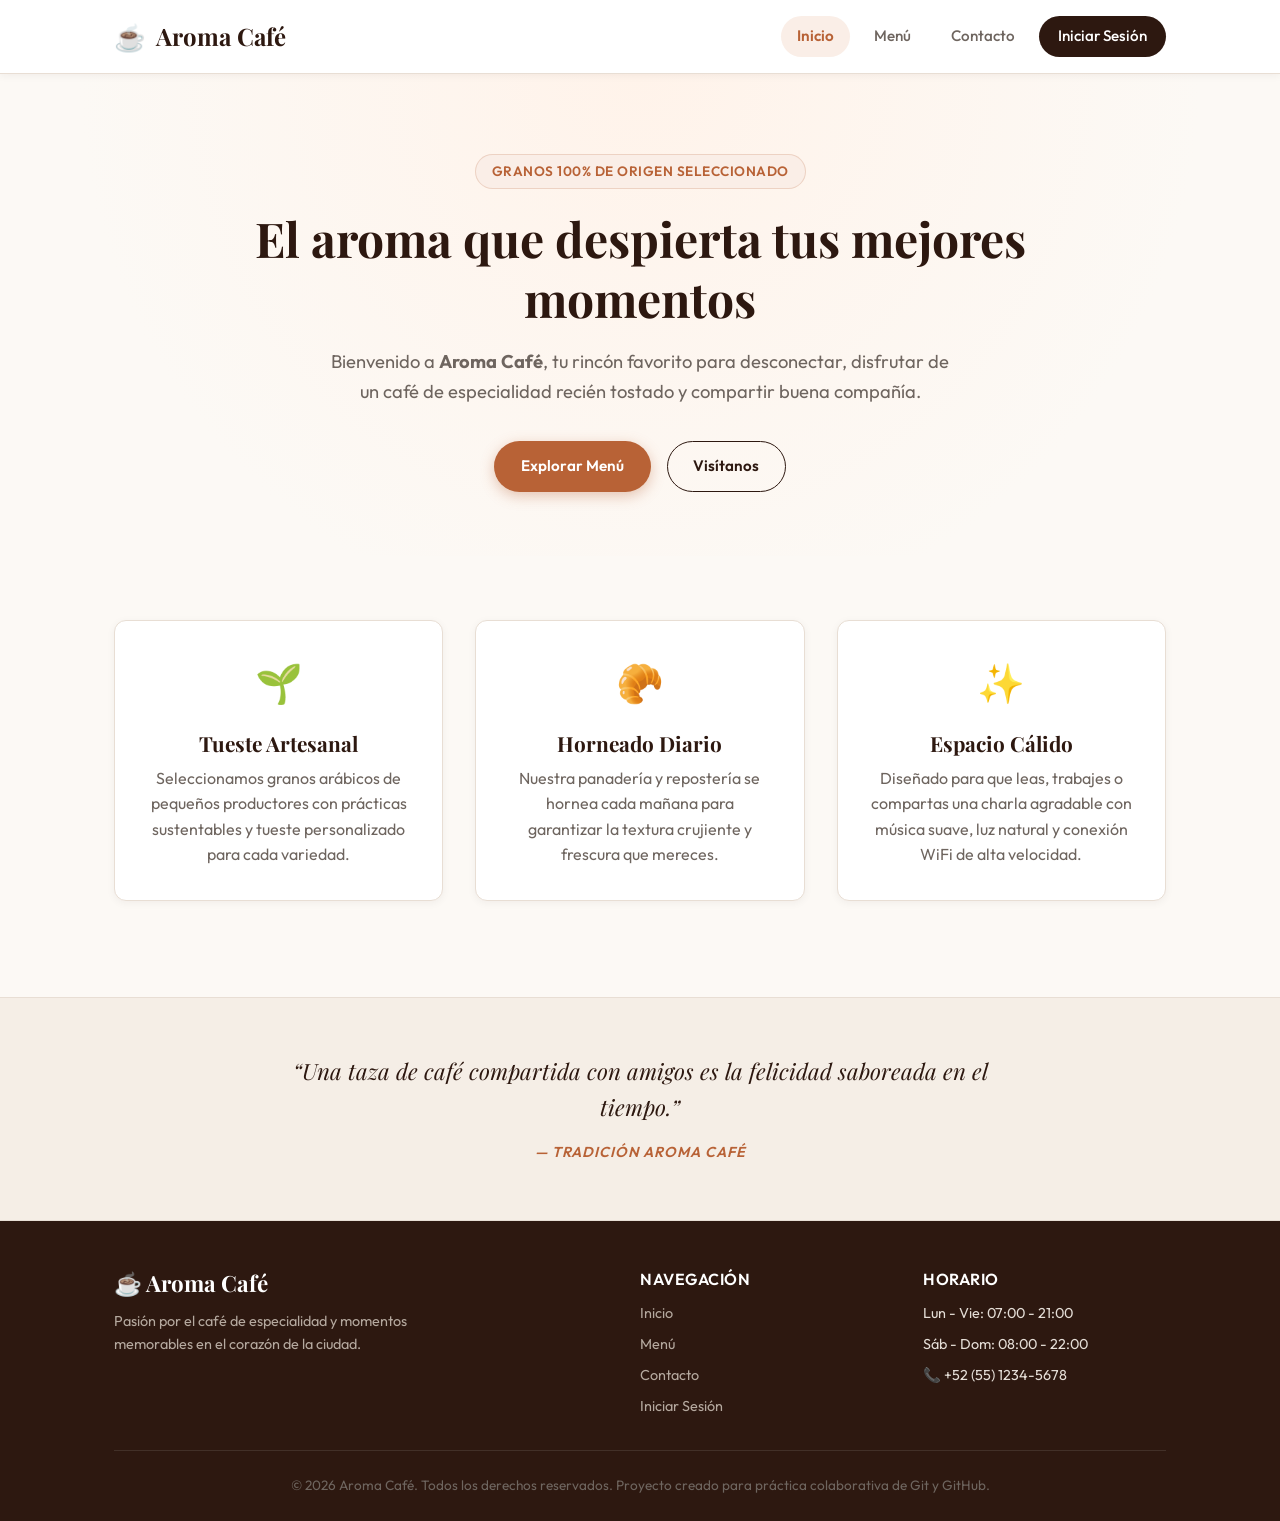
<file: index.html>
<!DOCTYPE html>
<html lang="es">
<head>
  <meta charset="UTF-8">
  <meta name="viewport" content="width=device-width, initial-scale=1.0">
  <meta name="description" content="Aroma Café - Pasión en cada taza. Café de especialidad, repostería artesanal y el mejor ambiente.">
  <title>Aroma Café | Inicio</title>
  <link rel="stylesheet" href="css/styles.css">
</head>
<body>

  <!-- Encabezado y Navegación -->
  <header class="site-header">
    <div class="container">
      <a href="index.html" class="brand" id="brand-logo">
        <span class="brand-icon">☕</span>
        <span>Aroma Café</span>
      </a>
      <nav>
        <ul class="main-nav">
          <li><a href="index.html" class="nav-link active" id="nav-home">Inicio</a></li>
          <li><a href="pages/menu.html" class="nav-link" id="nav-menu">Menú</a></li>
          <li><a href="pages/contact.html" class="nav-link" id="nav-contact">Contacto</a></li>
          <li><a href="pages/login.html" class="nav-link btn-nav" id="nav-login">Iniciar Sesión</a></li>
        </ul>
      </nav>
    </div>
  </header>

  <!-- Sección Principal (Hero) -->
  <main>
    <section class="hero">
      <div class="container">
        <span class="hero-badge">Granos 100% de Origen Seleccionado</span>
        <h1 class="hero-title">El aroma que despierta tus mejores momentos</h1>
        <p class="hero-subtitle">
          Bienvenido a <strong>Aroma Café</strong>, tu rincón favorito para desconectar, disfrutar de un café de especialidad recién tostado y compartir buena compañía.
        </p>
        <div class="hero-actions">
          <a href="pages/menu.html" class="btn btn-primary" id="hero-btn-menu">Explorar Menú</a>
          <a href="pages/contact.html" class="btn btn-secondary" id="hero-btn-contact">Visítanos</a>
        </div>
      </div>
    </section>

    <!-- Características Destacadas -->
    <section class="features">
      <div class="container">
        <div class="features-grid">
          <article class="feature-card">
            <span class="feature-icon">🌱</span>
            <h3>Tueste Artesanal</h3>
            <p>Seleccionamos granos arábicos de pequeños productores con prácticas sustentables y tueste personalizado para cada variedad.</p>
          </article>

          <article class="feature-card">
            <span class="feature-icon">🥐</span>
            <h3>Horneado Diario</h3>
            <p>Nuestra panadería y repostería se hornea cada mañana para garantizar la textura crujiente y frescura que mereces.</p>
          </article>

          <article class="feature-card">
            <span class="feature-icon">✨</span>
            <h3>Espacio Cálido</h3>
            <p>Diseñado para que leas, trabajes o compartas una charla agradable con música suave, luz natural y conexión WiFi de alta velocidad.</p>
          </article>
        </div>
      </div>
    </section>

    <!-- Cita / Filosofía -->
    <section class="quote-banner">
      <div class="container">
        <blockquote>
          “Una taza de café compartida con amigos es la felicidad saboreada en el tiempo.”
        </blockquote>
        <cite>— Tradición Aroma Café</cite>
      </div>
    </section>
  </main>

  <!-- Pie de Página -->
  <footer class="site-footer">
    <div class="container">
      <div class="footer-grid">
        <div class="footer-brand">
          <h3>☕ Aroma Café</h3>
          <p>Pasión por el café de especialidad y momentos memorables en el corazón de la ciudad.</p>
        </div>
        <div class="footer-col">
          <h4>Navegación</h4>
          <ul class="footer-links">
            <li><a href="index.html">Inicio</a></li>
            <li><a href="pages/menu.html">Menú</a></li>
            <li><a href="pages/contact.html">Contacto</a></li>
            <li><a href="pages/login.html">Iniciar Sesión</a></li>
          </ul>
        </div>
        <div class="footer-col">
          <h4>Horario</h4>
          <ul class="footer-links">
            <li>Lun - Vie: 07:00 - 21:00</li>
            <li>Sáb - Dom: 08:00 - 22:00</li>
            <li>📞 +52 (55) 1234-5678</li>
          </ul>
        </div>
      </div>
      <div class="footer-bottom">
        <p>&copy; 2026 Aroma Café. Todos los derechos reservados. Proyecto creado para práctica colaborativa de Git y GitHub.</p>
      </div>
    </div>
  </footer>

</body>
</html>
</file>
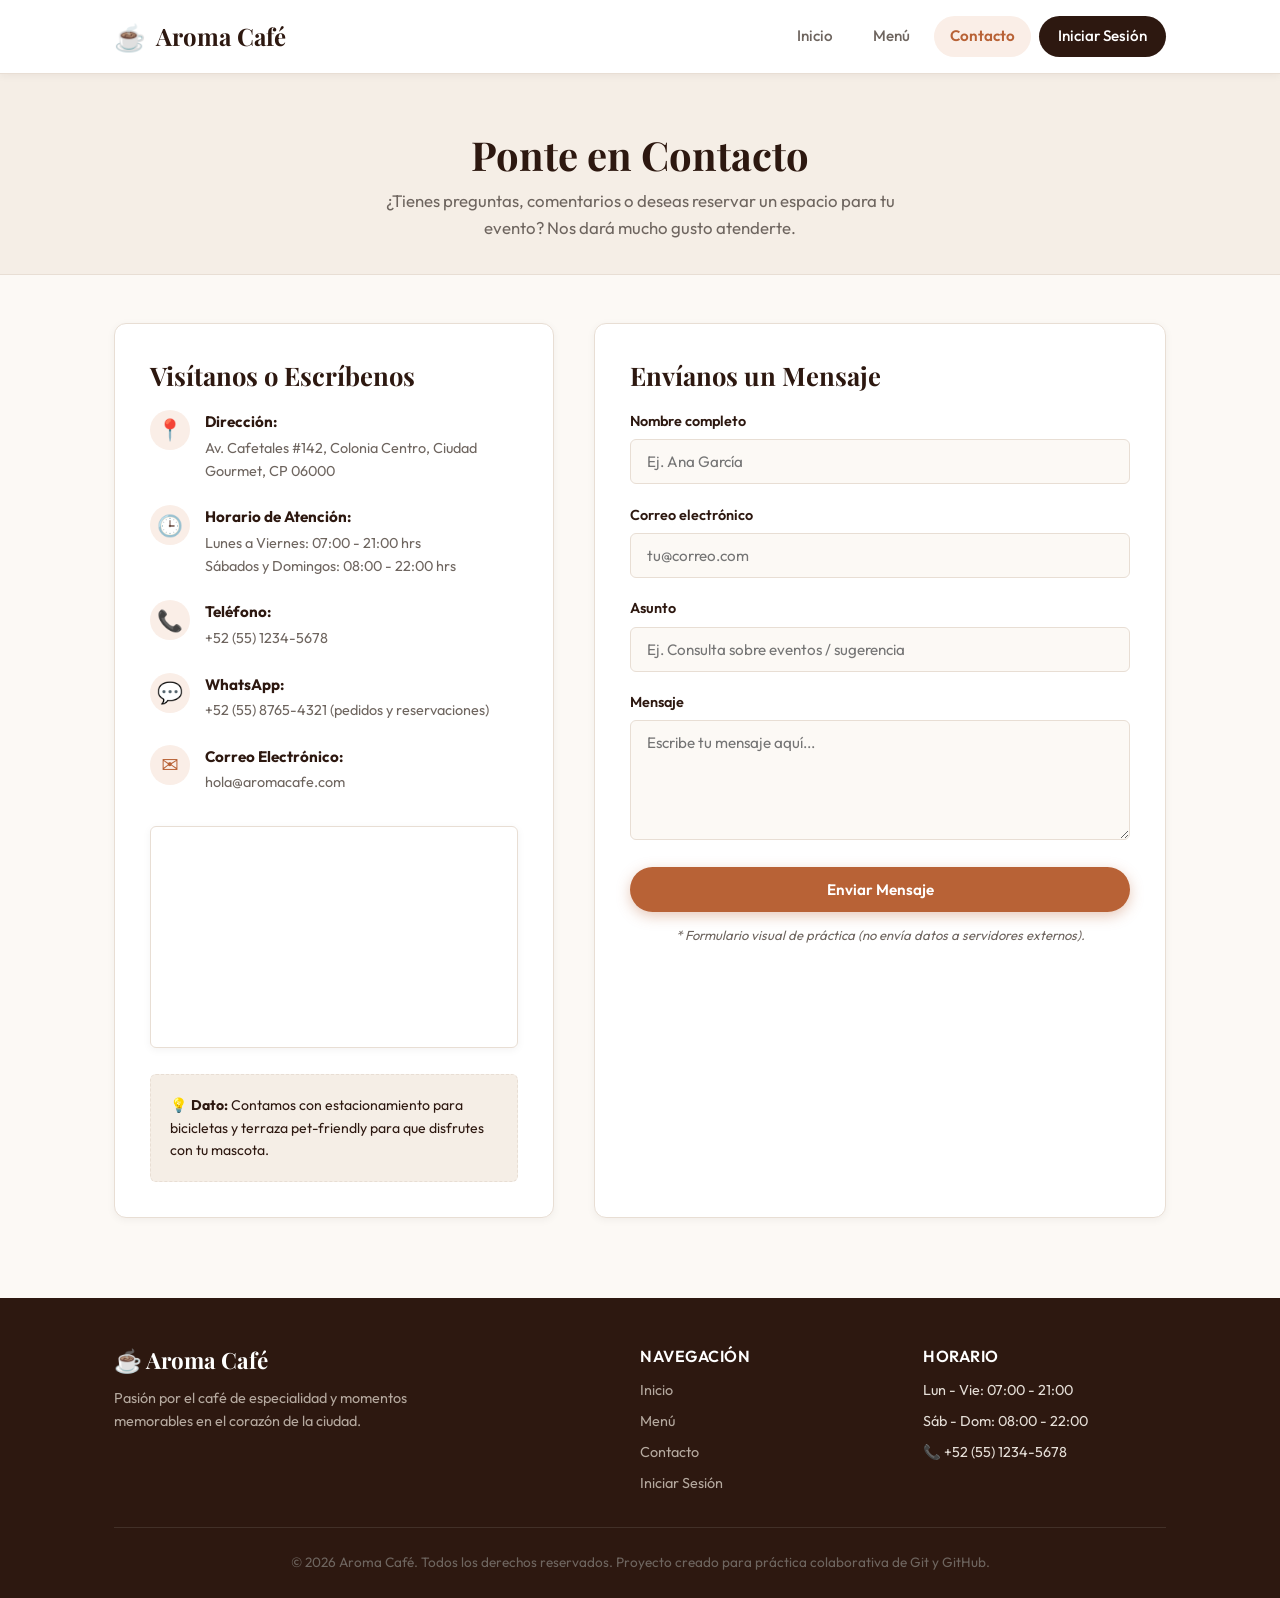
<file: pages/contact.html>
<!DOCTYPE html>
<html lang="es">
<head>
  <meta charset="UTF-8">
  <meta name="viewport" content="width=device-width, initial-scale=1.0">
  <meta name="description" content="Contacto - Aroma Café. Horarios, ubicación y formulario de contacto.">
  <title>Aroma Café | Contacto</title>
  <link rel="stylesheet" href="../css/styles.css">
</head>
<body>

  <!-- Encabezado y Navegación -->
  <header class="site-header">
    <div class="container">
      <a href="../index.html" class="brand" id="brand-logo">
        <span class="brand-icon">☕</span>
        <span>Aroma Café</span>
      </a>
      <nav>
        <ul class="main-nav">
          <li><a href="../index.html" class="nav-link" id="nav-home">Inicio</a></li>
          <li><a href="menu.html" class="nav-link" id="nav-menu">Menú</a></li>
          <li><a href="contact.html" class="nav-link active" id="nav-contact">Contacto</a></li>
          <li><a href="login.html" class="nav-link btn-nav" id="nav-login">Iniciar Sesión</a></li>
        </ul>
      </nav>
    </div>
  </header>

  <main>
    <!-- Encabezado de la página -->
    <section class="page-header">
      <div class="container">
        <h1>Ponte en Contacto</h1>
        <p>¿Tienes preguntas, comentarios o deseas reservar un espacio para tu evento? Nos dará mucho gusto atenderte.</p>
      </div>
    </section>

    <!-- Contenido Principal: Datos y Formulario -->
    <section class="contact-section">
      <div class="container">
        <div class="contact-layout">

          <!-- Información de Contacto -->
          <aside class="contact-info-card">
            <h2>Visítanos o Escríbenos</h2>
            
            <ul class="info-list">
              <li class="info-item">
                <span class="info-icon">📍</span>
                <div class="info-content">
                  <strong>Dirección:</strong>
                  <p>Av. Cafetales #142, Colonia Centro, Ciudad Gourmet, CP 06000</p>
                </div>
              </li>

              <li class="info-item">
                <span class="info-icon">🕒</span>
                <div class="info-content">
                  <strong>Horario de Atención:</strong>
                  <p>Lunes a Viernes: 07:00 - 21:00 hrs</p>
                  <p>Sábados y Domingos: 08:00 - 22:00 hrs</p>
                </div>
              </li>

              <li class="info-item">
                <span class="info-icon">📞</span>
                <div class="info-content">
                  <strong>Teléfono:</strong>
                  <p><a href="tel:+525512345678">+52 (55) 1234-5678</a></p>
                </div>
              </li>

              <li class="info-item">
                <span class="info-icon">💬</span>
                <div class="info-content">
                  <strong>WhatsApp:</strong>
                  <p>+52 (55) 8765-4321 (pedidos y reservaciones)</p>
                </div>
              </li>

              <li class="info-item">
                <span class="info-icon">✉️</span>
                <div class="info-content">
                  <strong>Correo Electrónico:</strong>
                  <p>hola@aromacafe.com</p>
                </div>
              </li>
            </ul>

            <div class="map-embed">
              <iframe
                title="Mapa de ubicación de Aroma Café"
                src="https://www.openstreetmap.org/export/embed.html?bbox=-99.1452%2C19.4280%2C-99.1252%2C19.4380&layer=mapnik&marker=19.4330%2C-99.1352"
                loading="lazy">
              </iframe>
            </div>

            <div style="background-color: var(--color-surface-soft); padding: 1.2rem; border-radius: var(--radius-sm); border: 1px dashed var(--color-border);">
              <p style="font-size: 0.88rem; margin: 0; color: var(--color-primary);">
                💡 <strong>Dato:</strong> Contamos con estacionamiento para bicicletas y terraza pet-friendly para que disfrutes con tu mascota.
              </p>
            </div>
          </aside>

          <!-- Formulario Visual de Contacto -->
          <section class="contact-form-card">
            <h2>Envíanos un Mensaje</h2>
            <form action="#" method="get" onsubmit="event.preventDefault(); alert('¡Gracias por tu mensaje! (Demostración visual)');">
              
              <div class="form-group">
                <label for="contact-name">Nombre completo</label>
                <input type="text" id="contact-name" class="form-control" placeholder="Ej. Ana García" required>
              </div>

              <div class="form-group">
                <label for="contact-email">Correo electrónico</label>
                <input type="email" id="contact-email" class="form-control" placeholder="tu@correo.com" required>
              </div>

              <div class="form-group">
                <label for="contact-subject">Asunto</label>
                <input type="text" id="contact-subject" class="form-control" placeholder="Ej. Consulta sobre eventos / sugerencia" required>
              </div>

              <div class="form-group">
                <label for="contact-message">Mensaje</label>
                <textarea id="contact-message" class="form-control" placeholder="Escribe tu mensaje aquí..." required></textarea>
              </div>

              <button type="submit" class="btn btn-primary btn-block" id="btn-submit-contact">Enviar Mensaje</button>
              <p class="form-notice">* Formulario visual de práctica (no envía datos a servidores externos).</p>
            </form>
          </section>

        </div>
      </div>
    </section>
  </main>

  <!-- Pie de Página -->
  <footer class="site-footer">
    <div class="container">
      <div class="footer-grid">
        <div class="footer-brand">
          <h3>☕ Aroma Café</h3>
          <p>Pasión por el café de especialidad y momentos memorables en el corazón de la ciudad.</p>
        </div>
        <div class="footer-col">
          <h4>Navegación</h4>
          <ul class="footer-links">
            <li><a href="../index.html">Inicio</a></li>
            <li><a href="menu.html">Menú</a></li>
            <li><a href="contact.html">Contacto</a></li>
            <li><a href="login.html">Iniciar Sesión</a></li>
          </ul>
        </div>
        <div class="footer-col">
          <h4>Horario</h4>
          <ul class="footer-links">
            <li>Lun - Vie: 07:00 - 21:00</li>
            <li>Sáb - Dom: 08:00 - 22:00</li>
            <li>📞 +52 (55) 1234-5678</li>
          </ul>
        </div>
      </div>
      <div class="footer-bottom">
        <p>&copy; 2026 Aroma Café. Todos los derechos reservados. Proyecto creado para práctica colaborativa de Git y GitHub.</p>
      </div>
    </div>
  </footer>

</body>
</html>
</file>
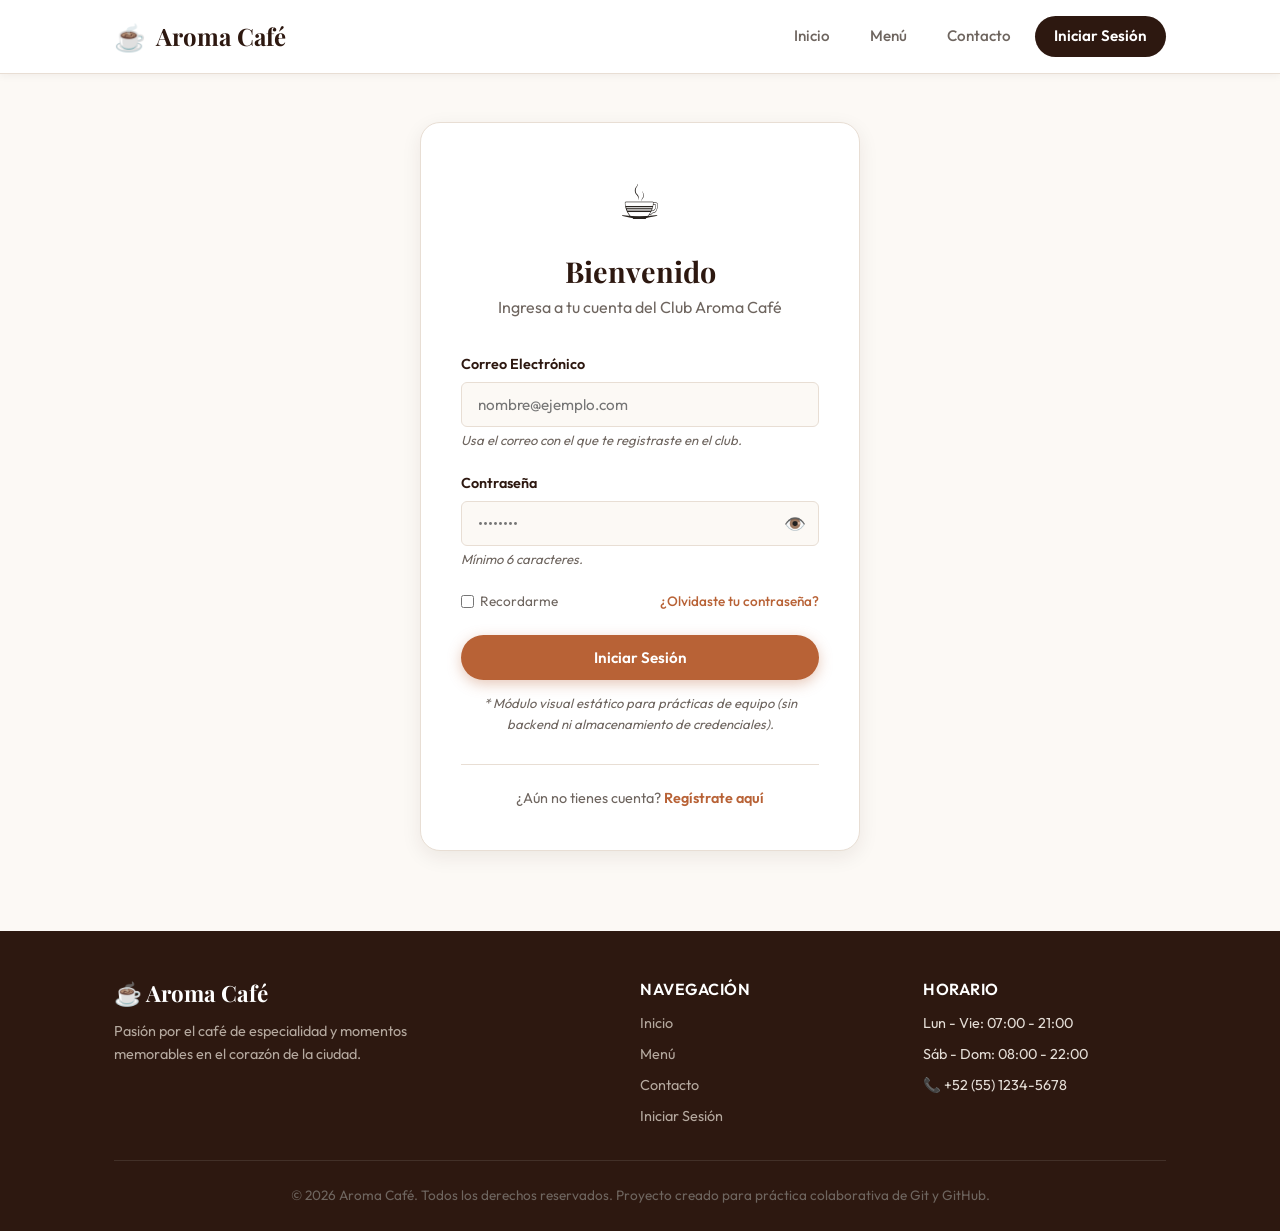
<file: pages/login.html>
<!DOCTYPE html>
<html lang="es">
<head>
  <meta charset="UTF-8">
  <meta name="viewport" content="width=device-width, initial-scale=1.0">
  <meta name="description" content="Iniciar sesión - Aroma Café. Acceso a clientes y miembros.">
  <title>Aroma Café | Iniciar Sesión</title>
  <link rel="stylesheet" href="../css/styles.css">
</head>
<body>

  <!-- Encabezado y Navegación -->
  <header class="site-header">
    <div class="container">
      <a href="../index.html" class="brand" id="brand-logo">
        <span class="brand-icon">☕</span>
        <span>Aroma Café</span>
      </a>
      <nav>
        <ul class="main-nav">
          <li><a href="../index.html" class="nav-link" id="nav-home">Inicio</a></li>
          <li><a href="menu.html" class="nav-link" id="nav-menu">Menú</a></li>
          <li><a href="contact.html" class="nav-link" id="nav-contact">Contacto</a></li>
          <li><a href="login.html" class="nav-link btn-nav active" id="nav-login">Iniciar Sesión</a></li>
        </ul>
      </nav>
    </div>
  </header>

  <main class="login-section">
    <div class="container" style="display: flex; justify-content: center;">
      <!-- Tarjeta de Inicio de Sesión -->
      <section class="login-card">
        <div class="login-header">
          <span class="login-logo">☕</span>
          <h1>Bienvenido</h1>
          <p>Ingresa a tu cuenta del Club Aroma Café</p>
        </div>

        <form class="login-form" action="#" method="get" onsubmit="event.preventDefault(); alert('Sesión simulada correctamente. (Demostración visual)');">
          
          <div class="form-group">
            <label for="login-email">Correo Electrónico</label>
            <input 
              type="email" 
              id="login-email" 
              class="form-control" 
              placeholder="nombre@ejemplo.com" 
              autocomplete="email"
              aria-describedby="login-email-help"
              pattern="[^@\s]+@[^@\s]+\.[^@\s]+"
              required
            >
            <small id="login-email-help" class="form-notice" style="text-align: left;">Usa el correo con el que te registraste en el club.</small>
          </div>

          <div class="form-group">
            <label for="login-password">Contraseña</label>
            <div style="position: relative;">
              <input 
                type="password" 
                id="login-password" 
                class="form-control" 
                placeholder="••••••••" 
                autocomplete="current-password"
                aria-describedby="login-password-help"
                minlength="6"
                required
              >
              <button type="button" id="btn-toggle-password" aria-label="Mostrar contraseña" style="position: absolute; right: 0.8rem; top: 50%; transform: translateY(-50%); background: none; border: none; cursor: pointer; font-size: 1.1rem;">👁️</button>
            </div>
            <small id="login-password-help" class="form-notice" style="text-align: left;">Mínimo 6 caracteres.</small>
          </div>

          <div class="form-options">
            <label class="checkbox-label">
              <input type="checkbox" id="remember-me">
              <span>Recordarme</span>
            </label>
            <a href="#" class="forgot-link" onclick="event.preventDefault(); alert('Función de recuperación en construcción');">¿Olvidaste tu contraseña?</a>
          </div>

          <button type="submit" class="btn btn-primary btn-block" id="btn-submit-login">Iniciar Sesión</button>
          
          <p class="form-notice">
            * Módulo visual estático para prácticas de equipo (sin backend ni almacenamiento de credenciales).
          </p>
        </form>

        <div class="login-footer">
          <p>¿Aún no tienes cuenta? <a href="#" onclick="event.preventDefault(); alert('Registro no disponible en esta demo');">Regístrate aquí</a></p>
        </div>
      </section>
    </div>
  </main>

  <!-- Pie de Página -->
  <footer class="site-footer">
    <div class="container">
      <div class="footer-grid">
        <div class="footer-brand">
          <h3>☕ Aroma Café</h3>
          <p>Pasión por el café de especialidad y momentos memorables en el corazón de la ciudad.</p>
        </div>
        <div class="footer-col">
          <h4>Navegación</h4>
          <ul class="footer-links">
            <li><a href="../index.html">Inicio</a></li>
            <li><a href="menu.html">Menú</a></li>
            <li><a href="contact.html">Contacto</a></li>
            <li><a href="login.html">Iniciar Sesión</a></li>
          </ul>
        </div>
        <div class="footer-col">
          <h4>Horario</h4>
          <ul class="footer-links">
            <li>Lun - Vie: 07:00 - 21:00</li>
            <li>Sáb - Dom: 08:00 - 22:00</li>
            <li>📞 +52 (55) 1234-5678</li>
          </ul>
        </div>
      </div>
      <div class="footer-bottom">
        <p>&copy; 2026 Aroma Café. Todos los derechos reservados. Proyecto creado para práctica colaborativa de Git y GitHub.</p>
      </div>
    </div>
  </footer>

  <script>
    const passwordInput = document.getElementById('login-password');
    const toggleBtn = document.getElementById('btn-toggle-password');
    toggleBtn.addEventListener('click', () => {
      const visible = passwordInput.type === 'text';
      passwordInput.type = visible ? 'password' : 'text';
      toggleBtn.setAttribute('aria-label', visible ? 'Mostrar contraseña' : 'Ocultar contraseña');
    });
  </script>

</body>
</html>
</file>
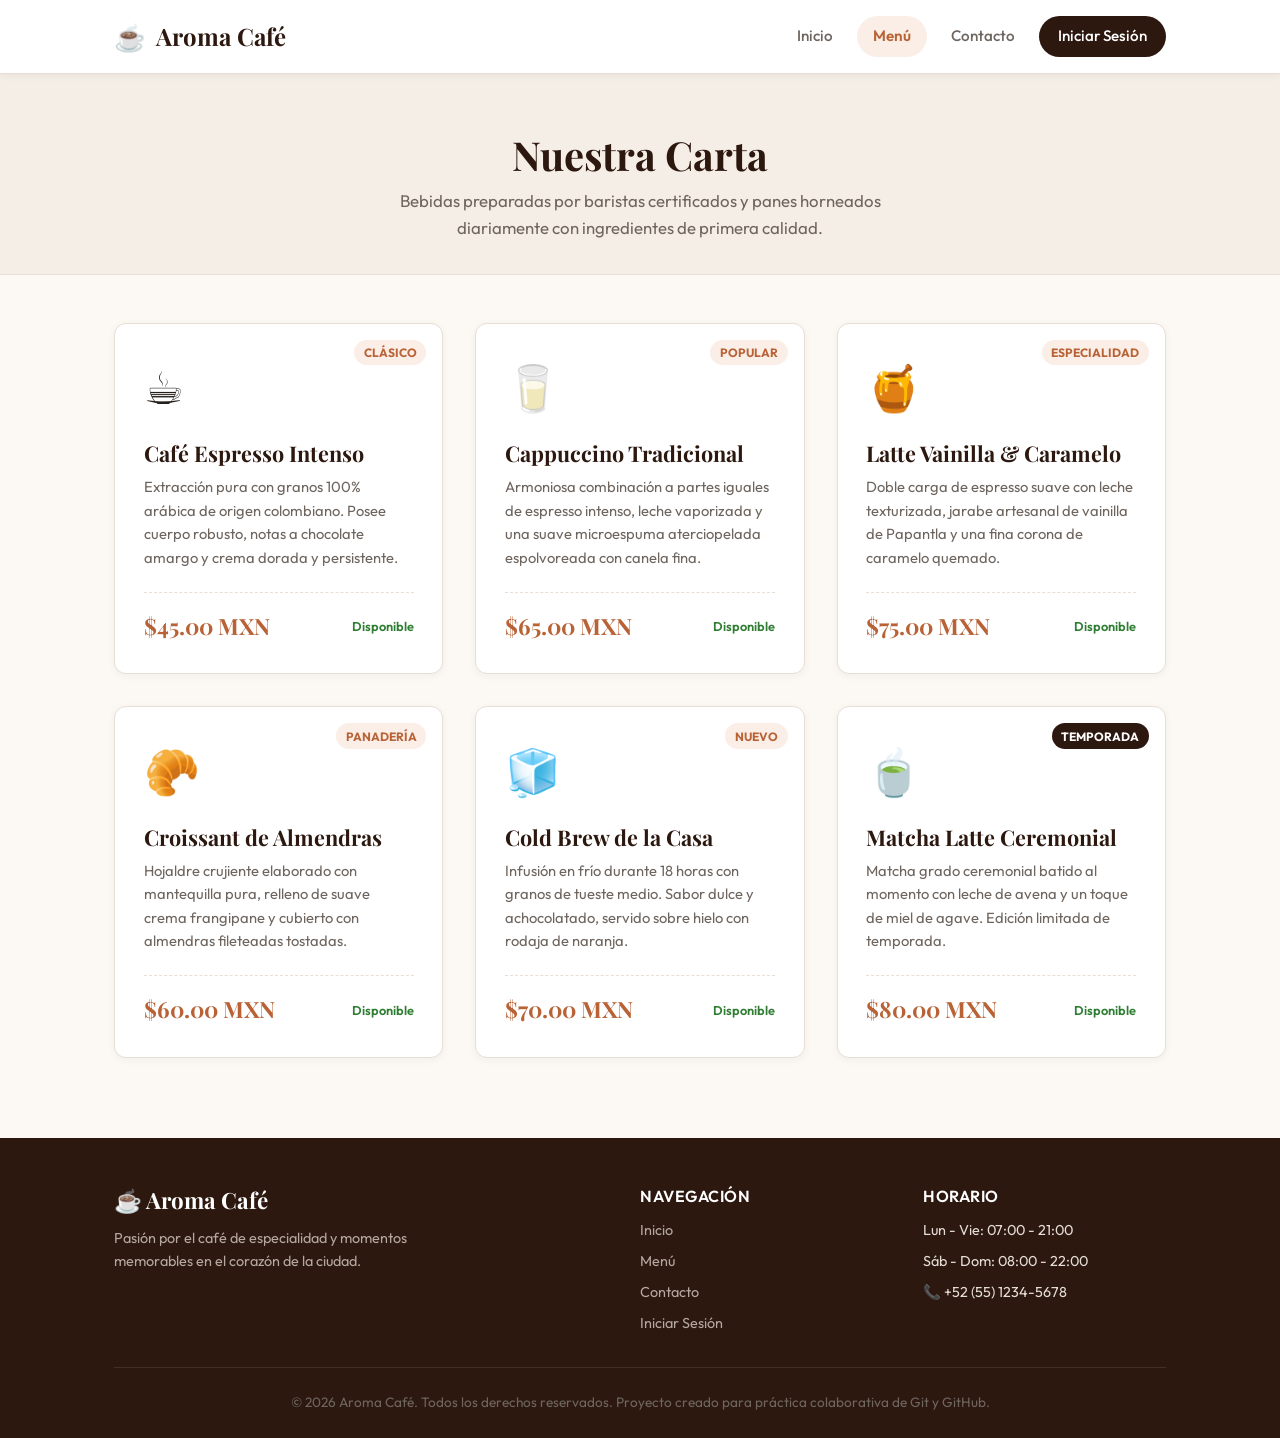
<file: pages/menu.html>
<!DOCTYPE html>
<html lang="es">
<head>
  <meta charset="UTF-8">
  <meta name="viewport" content="width=device-width, initial-scale=1.0">
  <meta name="description" content="Menú de Aroma Café. Bebidas calientes de especialidad y repostería recién horneada.">
  <title>Aroma Café | Nuestro Menú</title>
  <link rel="stylesheet" href="../css/styles.css">
</head>
<body>

  <!-- Encabezado y Navegación -->
  <header class="site-header">
    <div class="container">
      <a href="../index.html" class="brand" id="brand-logo">
        <span class="brand-icon">☕</span>
        <span>Aroma Café</span>
      </a>
      <nav>
        <ul class="main-nav">
          <li><a href="../index.html" class="nav-link" id="nav-home">Inicio</a></li>
          <li><a href="menu.html" class="nav-link active" id="nav-menu">Menú</a></li>
          <li><a href="contact.html" class="nav-link" id="nav-contact">Contacto</a></li>
          <li><a href="login.html" class="nav-link btn-nav" id="nav-login">Iniciar Sesión</a></li>
        </ul>
      </nav>
    </div>
  </header>

  <main>
    <!-- Encabezado de la página -->
    <section class="page-header">
      <div class="container">
        <h1>Nuestra Carta</h1>
        <p>Bebidas preparadas por baristas certificados y panes horneados diariamente con ingredientes de primera calidad.</p>
      </div>
    </section>

    <!-- Listado de Productos -->
    <section class="menu-section">
      <div class="container">
        <div class="menu-grid">
          
          <!-- Producto 1 -->
          <article class="product-card">
            <span class="product-badge">Clásico</span>
            <div class="product-icon">☕</div>
            <h3>Café Espresso Intenso</h3>
            <p>Extracción pura con granos 100% arábica de origen colombiano. Posee cuerpo robusto, notas a chocolate amargo y crema dorada y persistente.</p>
            <div class="product-footer">
              <span class="product-price">$45.00 MXN</span>
              <span class="product-status">Disponible</span>
            </div>
          </article>

          <!-- Producto 2 -->
          <article class="product-card">
            <span class="product-badge">Popular</span>
            <div class="product-icon">🥛</div>
            <h3>Cappuccino Tradicional</h3>
            <p>Armoniosa combinación a partes iguales de espresso intenso, leche vaporizada y una suave microespuma aterciopelada espolvoreada con canela fina.</p>
            <div class="product-footer">
              <span class="product-price">$65.00 MXN</span>
              <span class="product-status">Disponible</span>
            </div>
          </article>

          <!-- Producto 3 -->
          <article class="product-card">
            <span class="product-badge">Especialidad</span>
            <div class="product-icon">🍯</div>
            <h3>Latte Vainilla & Caramelo</h3>
            <p>Doble carga de espresso suave con leche texturizada, jarabe artesanal de vainilla de Papantla y una fina corona de caramelo quemado.</p>
            <div class="product-footer">
              <span class="product-price">$75.00 MXN</span>
              <span class="product-status">Disponible</span>
            </div>
          </article>

          <!-- Producto 4 -->
          <article class="product-card">
            <span class="product-badge">Panadería</span>
            <div class="product-icon">🥐</div>
            <h3>Croissant de Almendras</h3>
            <p>Hojaldre crujiente elaborado con mantequilla pura, relleno de suave crema frangipane y cubierto con almendras fileteadas tostadas.</p>
            <div class="product-footer">
              <span class="product-price">$60.00 MXN</span>
              <span class="product-status">Disponible</span>
            </div>
          </article>

          <!-- Producto 5 -->
          <article class="product-card">
            <span class="product-badge">Nuevo</span>
            <div class="product-icon">🧊</div>
            <h3>Cold Brew de la Casa</h3>
            <p>Infusión en frío durante 18 horas con granos de tueste medio. Sabor dulce y achocolatado, servido sobre hielo con rodaja de naranja.</p>
            <div class="product-footer">
              <span class="product-price">$70.00 MXN</span>
              <span class="product-status">Disponible</span>
            </div>
          </article>

          <!-- Producto 6 -->
          <article class="product-card">
            <span class="product-badge product-badge-limited">Temporada</span>
            <div class="product-icon">🍵</div>
            <h3>Matcha Latte Ceremonial</h3>
            <p>Matcha grado ceremonial batido al momento con leche de avena y un toque de miel de agave. Edición limitada de temporada.</p>
            <div class="product-footer">
              <span class="product-price">$80.00 MXN</span>
              <span class="product-status">Disponible</span>
            </div>
          </article>

        </div>
      </div>
    </section>
  </main>

  <!-- Pie de Página -->
  <footer class="site-footer">
    <div class="container">
      <div class="footer-grid">
        <div class="footer-brand">
          <h3>☕ Aroma Café</h3>
          <p>Pasión por el café de especialidad y momentos memorables en el corazón de la ciudad.</p>
        </div>
        <div class="footer-col">
          <h4>Navegación</h4>
          <ul class="footer-links">
            <li><a href="../index.html">Inicio</a></li>
            <li><a href="menu.html">Menú</a></li>
            <li><a href="contact.html">Contacto</a></li>
            <li><a href="login.html">Iniciar Sesión</a></li>
          </ul>
        </div>
        <div class="footer-col">
          <h4>Horario</h4>
          <ul class="footer-links">
            <li>Lun - Vie: 07:00 - 21:00</li>
            <li>Sáb - Dom: 08:00 - 22:00</li>
            <li>📞 +52 (55) 1234-5678</li>
          </ul>
        </div>
      </div>
      <div class="footer-bottom">
        <p>&copy; 2026 Aroma Café. Todos los derechos reservados. Proyecto creado para práctica colaborativa de Git y GitHub.</p>
      </div>
    </div>
  </footer>

</body>
</html>
</file>
<file: css/styles.css>
/* ========================================================
   Aroma Café - Estilos Globales y Diseño Responsive
   ======================================================== */

@import url('https://fonts.googleapis.com/css2?family=Outfit:wght@300;400;500;600;700&family=Playfair+Display:ital,wght@0,600;0,700;1,400&display=swap');

:root {
  --color-bg: #fcf9f5;
  --color-surface: #ffffff;
  --color-surface-soft: #f5eee6;
  --color-primary: #2d1810;
  --color-primary-light: #4a2818;
  --color-accent: #b86236;
  --color-accent-hover: #9c4f27;
  --color-accent-soft: #faeee7;
  --color-text: #26211d;
  --color-text-muted: #6e655f;
  --color-border: #e8ded4;

  --font-heading: 'Playfair Display', Georgia, serif;
  --font-body: 'Outfit', system-ui, -apple-system, sans-serif;

  --shadow-sm: 0 2px 8px rgba(45, 24, 16, 0.05);
  --shadow-md: 0 6px 20px rgba(45, 24, 16, 0.08);
  --shadow-lg: 0 12px 32px rgba(45, 24, 16, 0.12);

  --radius-sm: 6px;
  --radius-md: 12px;
  --radius-lg: 20px;
  --radius-full: 9999px;

  --transition: all 0.25s ease;
  --container-width: 1100px;
}

/* Reset y Bases */
*, *::before, *::after {
  box-sizing: border-box;
  margin: 0;
  padding: 0;
}

html {
  scroll-behavior: smooth;
}

body {
  font-family: var(--font-body);
  background-color: var(--color-bg);
  color: var(--color-text);
  line-height: 1.6;
  min-height: 100vh;
  display: flex;
  flex-direction: column;
}

/* Tipografía */
h1, h2, h3, h4 {
  font-family: var(--font-heading);
  color: var(--color-primary);
  line-height: 1.25;
}

p {
  color: var(--color-text-muted);
}

a {
  color: inherit;
  text-decoration: none;
  transition: var(--transition);
}

/* Contenedor */
.container {
  width: 100%;
  max-width: var(--container-width);
  margin: 0 auto;
  padding: 0 1.5rem;
}

/* Encabezado y Navegación */
.site-header {
  background-color: var(--color-surface);
  border-bottom: 1px solid var(--color-border);
  position: sticky;
  top: 0;
  z-index: 100;
  box-shadow: var(--shadow-sm);
}

.site-header .container {
  display: flex;
  justify-content: space-between;
  align-items: center;
  padding-top: 1rem;
  padding-bottom: 1rem;
}

.brand {
  display: flex;
  align-items: center;
  gap: 0.6rem;
  font-family: var(--font-heading);
  font-size: 1.5rem;
  font-weight: 700;
  color: var(--color-primary);
}

.brand-icon {
  font-size: 1.6rem;
}

.main-nav {
  display: flex;
  gap: 0.5rem;
  align-items: center;
  list-style: none;
}

.nav-link {
  display: inline-block;
  padding: 0.5rem 1rem;
  font-size: 0.95rem;
  font-weight: 500;
  color: var(--color-text-muted);
  border-radius: var(--radius-full);
  transition: var(--transition);
}

.nav-link:hover {
  color: var(--color-accent);
  background-color: var(--color-accent-soft);
}

.nav-link.active {
  color: var(--color-accent);
  background-color: var(--color-accent-soft);
  font-weight: 600;
}

.nav-link.btn-nav {
  background-color: var(--color-primary);
  color: #ffffff;
  padding: 0.5rem 1.2rem;
}

.nav-link.btn-nav:hover {
  background-color: var(--color-accent);
  color: #ffffff;
}

/* Botones */
.btn {
  display: inline-flex;
  align-items: center;
  justify-content: center;
  gap: 0.5rem;
  font-family: var(--font-body);
  font-size: 0.95rem;
  font-weight: 600;
  padding: 0.75rem 1.6rem;
  border-radius: var(--radius-full);
  border: 1px solid transparent;
  cursor: pointer;
  transition: var(--transition);
  text-decoration: none;
}

.btn-primary {
  background-color: var(--color-accent);
  color: #ffffff;
  box-shadow: 0 4px 14px rgba(184, 98, 54, 0.35);
}

.btn-primary:hover {
  background-color: var(--color-accent-hover);
  transform: translateY(-2px);
  box-shadow: 0 6px 18px rgba(184, 98, 54, 0.45);
}

.btn-secondary {
  background-color: transparent;
  color: var(--color-primary);
  border-color: var(--color-primary);
}

.btn-secondary:hover {
  background-color: var(--color-surface-soft);
  transform: translateY(-2px);
}

.btn-block {
  width: 100%;
}

/* Hero Section (Inicio) */
.hero {
  padding: 5rem 0 4rem;
  text-align: center;
  background: radial-gradient(circle at top, #fff3ea 0%, var(--color-bg) 70%);
}

.hero-badge {
  display: inline-block;
  background-color: var(--color-accent-soft);
  color: var(--color-accent);
  padding: 0.35rem 1rem;
  font-size: 0.85rem;
  font-weight: 600;
  letter-spacing: 0.5px;
  text-transform: uppercase;
  border-radius: var(--radius-full);
  margin-bottom: 1.2rem;
  border: 1px solid rgba(184, 98, 54, 0.2);
}

.hero-title {
  font-size: 3rem;
  margin-bottom: 1.2rem;
  max-width: 780px;
  margin-left: auto;
  margin-right: auto;
}

.hero-subtitle {
  font-size: 1.15rem;
  max-width: 620px;
  margin: 0 auto 2.2rem;
}

.hero-actions {
  display: flex;
  justify-content: center;
  gap: 1rem;
  flex-wrap: wrap;
}

/* Sección de Características (Inicio) */
.features {
  padding: 4rem 0;
}

.features-grid {
  display: grid;
  grid-template-columns: repeat(auto-fit, minmax(280px, 1fr));
  gap: 2rem;
}

.feature-card {
  background-color: var(--color-surface);
  border: 1px solid var(--color-border);
  border-radius: var(--radius-md);
  padding: 2rem;
  text-align: center;
  transition: var(--transition);
  box-shadow: var(--shadow-sm);
}

.feature-card:hover {
  transform: translateY(-4px);
  box-shadow: var(--shadow-md);
  border-color: var(--color-accent);
}

.feature-icon {
  font-size: 2.4rem;
  margin-bottom: 1rem;
  display: inline-block;
}

.feature-card h3 {
  font-size: 1.3rem;
  margin-bottom: 0.6rem;
}

/* Banner de Frase / Experiencia */
.quote-banner {
  background-color: var(--color-surface-soft);
  border-top: 1px solid var(--color-border);
  border-bottom: 1px solid var(--color-border);
  padding: 3.5rem 0;
  text-align: center;
  margin-top: 2rem;
}

.quote-banner blockquote {
  font-family: var(--font-heading);
  font-style: italic;
  font-size: 1.4rem;
  color: var(--color-primary);
  max-width: 750px;
  margin: 0 auto 0.8rem;
}

.quote-banner cite {
  font-size: 0.9rem;
  color: var(--color-accent);
  font-weight: 600;
  text-transform: uppercase;
  letter-spacing: 1px;
}

/* Encabezados de Página Interna */
.page-header {
  padding: 3.5rem 0 2rem;
  text-align: center;
  background-color: var(--color-surface-soft);
  border-bottom: 1px solid var(--color-border);
  margin-bottom: 3rem;
}

.page-header h1 {
  font-size: 2.5rem;
  margin-bottom: 0.5rem;
}

.page-header p {
  font-size: 1.05rem;
  max-width: 550px;
  margin: 0 auto;
}

/* Menú de Productos */
.menu-section {
  padding-bottom: 5rem;
}

.menu-grid {
  display: grid;
  grid-template-columns: repeat(auto-fit, minmax(260px, 1fr));
  gap: 2rem;
}

.product-card {
  background-color: var(--color-surface);
  border: 1px solid var(--color-border);
  border-radius: var(--radius-md);
  padding: 1.8rem;
  display: flex;
  flex-direction: column;
  justify-content: space-between;
  transition: var(--transition);
  box-shadow: var(--shadow-sm);
  position: relative;
}

.product-card:hover {
  transform: translateY(-4px);
  box-shadow: var(--shadow-md);
  border-color: var(--color-accent);
}

.product-badge {
  position: absolute;
  top: 1rem;
  right: 1rem;
  background-color: var(--color-accent-soft);
  color: var(--color-accent);
  font-size: 0.75rem;
  font-weight: 700;
  padding: 0.2rem 0.6rem;
  border-radius: var(--radius-full);
  text-transform: uppercase;
}

.product-badge-limited {
  background-color: var(--color-primary);
  color: #ffffff;
}

.product-icon {
  font-size: 2.8rem;
  margin-bottom: 1rem;
}

.product-card h3 {
  font-size: 1.35rem;
  margin-bottom: 0.5rem;
}

.product-card p {
  font-size: 0.92rem;
  margin-bottom: 1.4rem;
  flex-grow: 1;
}

.product-footer {
  display: flex;
  justify-content: space-between;
  align-items: center;
  padding-top: 1rem;
  border-top: 1px dashed var(--color-border);
}

.product-price {
  font-family: var(--font-heading);
  font-size: 1.4rem;
  font-weight: 700;
  color: var(--color-accent);
}

.product-status {
  font-size: 0.8rem;
  color: #2e7d32;
  font-weight: 600;
}

/* Página de Contacto */
.contact-section {
  padding-bottom: 5rem;
}

.contact-layout {
  display: grid;
  grid-template-columns: 1fr 1.3fr;
  gap: 2.5rem;
}

.contact-info-card,
.contact-form-card {
  background-color: var(--color-surface);
  border: 1px solid var(--color-border);
  border-radius: var(--radius-md);
  padding: 2.2rem;
  box-shadow: var(--shadow-sm);
}

.contact-info-card h2,
.contact-form-card h2 {
  font-size: 1.6rem;
  margin-bottom: 1.2rem;
}

.info-list {
  list-style: none;
  display: flex;
  flex-direction: column;
  gap: 1.4rem;
  margin-bottom: 2rem;
}

.info-item {
  display: flex;
  align-items: flex-start;
  gap: 0.9rem;
}

.info-icon {
  font-size: 1.3rem;
  color: var(--color-accent);
  background-color: var(--color-accent-soft);
  width: 40px;
  height: 40px;
  display: flex;
  align-items: center;
  justify-content: center;
  border-radius: var(--radius-full);
  flex-shrink: 0;
}

.info-content strong {
  display: block;
  font-size: 0.95rem;
  color: var(--color-primary);
  margin-bottom: 0.15rem;
}

.info-content p {
  font-size: 0.9rem;
  margin: 0;
}

/* Mapa embebido (Contacto) */
.map-embed {
  margin-bottom: 1.6rem;
  border: 1px solid var(--color-border);
  border-radius: var(--radius-sm);
  overflow: hidden;
  box-shadow: var(--shadow-sm);
}

.map-embed iframe {
  display: block;
  width: 100%;
  height: 220px;
  border: 0;
}

/* Formularios */
.form-group {
  margin-bottom: 1.2rem;
}

.form-group label {
  display: block;
  font-size: 0.9rem;
  font-weight: 600;
  color: var(--color-primary);
  margin-bottom: 0.4rem;
}

.form-control {
  width: 100%;
  font-family: var(--font-body);
  font-size: 0.95rem;
  padding: 0.75rem 1rem;
  border: 1px solid var(--color-border);
  border-radius: var(--radius-sm);
  background-color: var(--color-bg);
  color: var(--color-text);
  transition: var(--transition);
}

.form-control:focus {
  outline: none;
  border-color: var(--color-accent);
  box-shadow: 0 0 0 3px rgba(184, 98, 54, 0.15);
  background-color: #ffffff;
}

textarea.form-control {
  min-height: 120px;
  resize: vertical;
}

.form-notice {
  font-size: 0.82rem;
  color: var(--color-text-muted);
  margin-top: 0.8rem;
  text-align: center;
  font-style: italic;
}

/* Página de Inicio de Sesión */
.login-section {
  display: flex;
  justify-content: center;
  align-items: center;
  padding: 3rem 0 5rem;
  flex-grow: 1;
}

.login-card {
  background-color: var(--color-surface);
  border: 1px solid var(--color-border);
  border-radius: var(--radius-lg);
  padding: 2.5rem;
  width: 100%;
  max-width: 440px;
  box-shadow: var(--shadow-md);
  text-align: center;
}

.login-header {
  margin-bottom: 2rem;
}

.login-logo {
  font-size: 3rem;
  display: inline-block;
  margin-bottom: 0.8rem;
}

.login-header h1 {
  font-size: 1.8rem;
  margin-bottom: 0.4rem;
}

.login-form {
  text-align: left;
}

.form-options {
  display: flex;
  justify-content: space-between;
  align-items: center;
  font-size: 0.85rem;
  margin-bottom: 1.4rem;
}

.checkbox-label {
  display: flex;
  align-items: center;
  gap: 0.4rem;
  cursor: pointer;
  color: var(--color-text-muted);
}

.checkbox-label input {
  accent-color: var(--color-accent);
}

.forgot-link {
  color: var(--color-accent);
  font-weight: 500;
}

.forgot-link:hover {
  text-decoration: underline;
}

.login-footer {
  margin-top: 1.8rem;
  padding-top: 1.4rem;
  border-top: 1px solid var(--color-border);
  font-size: 0.9rem;
}

.login-footer a {
  color: var(--color-accent);
  font-weight: 600;
}

.login-footer a:hover {
  text-decoration: underline;
}

/* Pie de Página */
.site-footer {
  margin-top: auto;
  background-color: var(--color-primary);
  color: #e5ded7;
  padding: 3rem 0 1.5rem;
}

.footer-grid {
  display: grid;
  grid-template-columns: 2fr 1fr 1fr;
  gap: 2.5rem;
  margin-bottom: 2rem;
}

.footer-brand h3 {
  color: #ffffff;
  font-size: 1.4rem;
  margin-bottom: 0.8rem;
}

.footer-brand p {
  color: #b5a99f;
  max-width: 320px;
  font-size: 0.9rem;
}

.footer-col h4 {
  color: #ffffff;
  font-size: 1rem;
  margin-bottom: 0.8rem;
  font-family: var(--font-body);
  font-weight: 600;
  text-transform: uppercase;
  letter-spacing: 0.5px;
}

.footer-links {
  list-style: none;
  display: flex;
  flex-direction: column;
  gap: 0.5rem;
  font-size: 0.9rem;
}

.footer-links a {
  color: #b5a99f;
}

.footer-links a:hover {
  color: #ffffff;
}

.footer-bottom {
  border-top: 1px solid rgba(255, 255, 255, 0.1);
  padding-top: 1.5rem;
  text-align: center;
  font-size: 0.85rem;
  color: #9c9086;
}

/* Media Queries (Responsive) */
@media (max-width: 768px) {
  .site-header .container {
    flex-direction: column;
    gap: 1rem;
  }

  .main-nav {
    flex-wrap: wrap;
    justify-content: center;
    gap: 0.4rem;
  }

  .nav-link {
    padding: 0.4rem 0.8rem;
    font-size: 0.88rem;
  }

  .hero {
    padding: 3.5rem 0 2.5rem;
  }

  .hero-title {
    font-size: 2.2rem;
  }

  .hero-subtitle {
    font-size: 1rem;
  }

  .contact-layout {
    grid-template-columns: 1fr;
  }

  .footer-grid {
    grid-template-columns: 1fr;
    gap: 1.8rem;
  }

  .page-header {
    padding: 2.5rem 0 1.5rem;
  }

  .page-header h1 {
    font-size: 2rem;
  }

  .login-card {
    padding: 2rem 1.5rem;
  }
}
</file>
